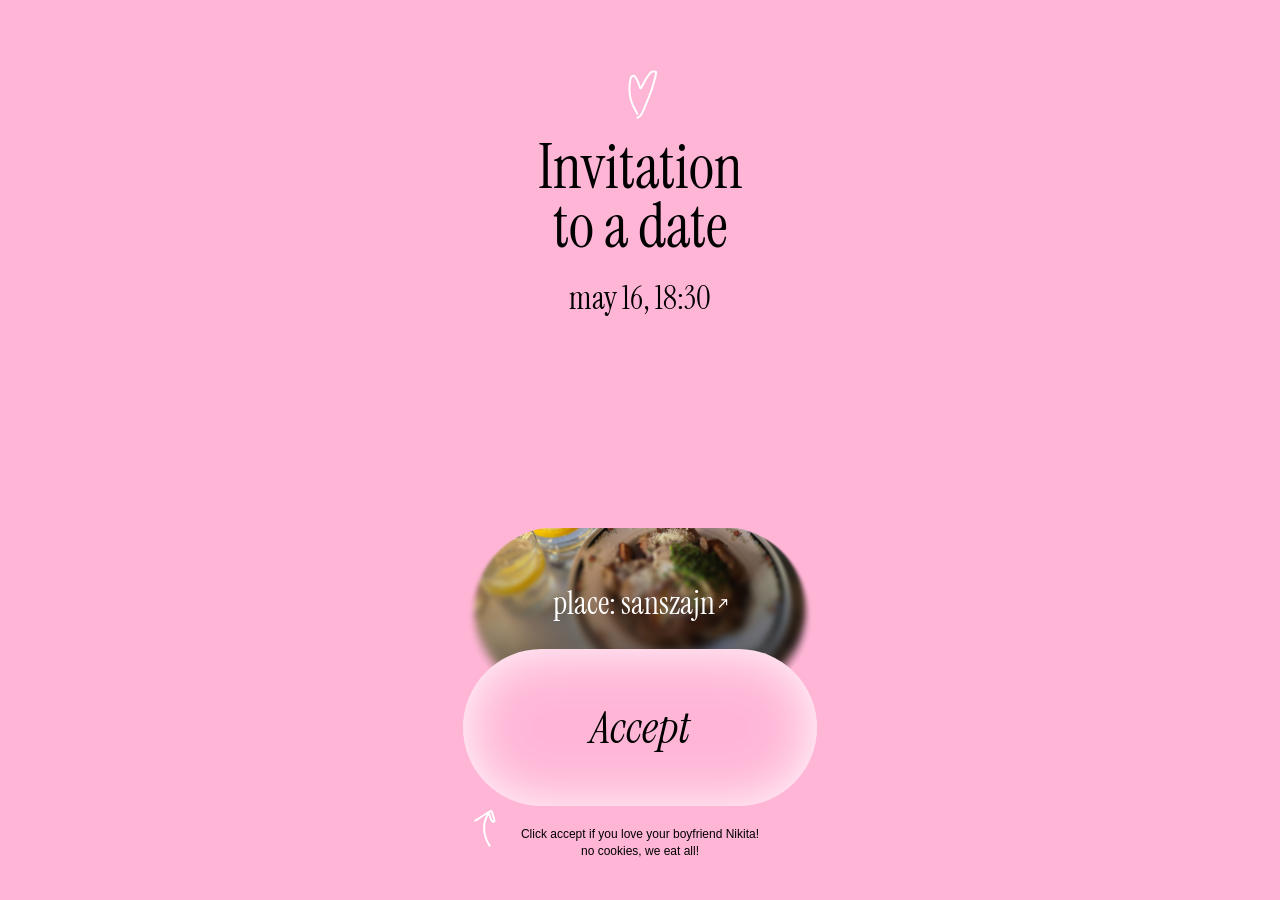
<file: index.html>
<!DOCTYPE html>
<html lang="en">
  <head>
    <meta charset="utf-8" />
    <meta name="viewport" content="width=device-width, initial-scale=1" />
    <title>Invitation to a date</title>
    <link rel="preload" href="fonts/InstrumentSerif-Regular.ttf" as="font" type="font/ttf" crossorigin />
    <link rel="preload" href="fonts/InstrumentSerif-Italic.ttf" as="font" type="font/ttf" crossorigin />
    <link rel="stylesheet" href="styles.css" />
    <!-- Preload heavy assets for this page -->
    <link rel="preload" href="assets/btn-restaurant-bg.png" as="image" />
    <!-- Prefetch next page and its resources -->
    <link rel="prefetch" href="success.html" as="document" />
    <link rel="prefetch" href="success.css" />
    <link rel="prefetch" href="btn-telegram-bg.png" />
    <link rel="prefetch" href="assets/pattern.svg" />
    <link rel="prefetch" href="assets/icon-success.svg" />
    <link rel="prefetch" href="assets/avatar.png" />
  </head>
  <body>
    <!-- SCREEN 1: Main -->
    <section class="screen screen-main" id="screen-main">
      <div class="shell">

        <!-- Header -->
        <div class="header">
          <img
            class="icon-heart"
            src="assets/icon-heart.svg"
            alt=""
            width="43"
            height="52"
          />
          <div class="header-text">
            <h1 class="title">Invitation<br>to a date</h1>
            <p class="time">may 16, 18:30</p>
          </div>
        </div>

        <!-- Footer -->
        <div class="footer">

          <!-- Button group (restaurant + accept overlap) -->
          <div class="btn-group">
            <!-- Restaurant pill -->
            <a
              class="btn-restaurant"
              href="https://www.instagram.com/sanszajn_poznan/"
              target="_blank"
              rel="noopener noreferrer"
            >
              <img
                class="btn-restaurant__bg"
                src="assets/btn-restaurant-bg.png"
                alt="Sanszajn restaurant"
              />
              <span class="btn-restaurant__label">
                place: sanszajn
                <img
                  class="btn-restaurant__icon"
                  src="assets/icon-link.svg"
                  alt=""
                  width="9"
                  height="9"
                />
              </span>
            </a>

            <!-- Accept pill -->
            <a class="btn-accept" id="btn-accept" href="success.html">
              <span>Accept</span>
            </a>
          </div>

          <!-- Hint text -->
          <p class="hint">
            Click accept if you love your boyfriend Nikita!<br>
            no cookies, we eat all!
          </p>

          <!-- Arrow -->
          <img
            class="icon-arrow"
            src="assets/icon-arrow.svg"
            alt=""
            width="33"
            height="42"
          />
        </div>

      </div>
    </section>

    <!-- SCREEN 2: Loader -->
    <section class="screen screen-loader" id="screen-loader" hidden>
      <div class="loader-box">
        <div class="loader-hearts">
          <img class="lh" src="heart-outline.svg" alt="" width="43" height="52">
          <img class="lh" src="heart-outline.svg" alt="" width="43" height="52">
          <img class="lh" src="heart-filled.svg" alt="" width="43" height="52">
          <img class="lh" src="heart-outline.svg" alt="" width="43" height="52">
          <img class="lh" src="heart-outline.svg" alt="" width="43" height="52">
        </div>
        <p class="loader-text">loading</p>
      </div>
    </section>

    <script src="script.js"></script>
  </body>
</html>
</file>
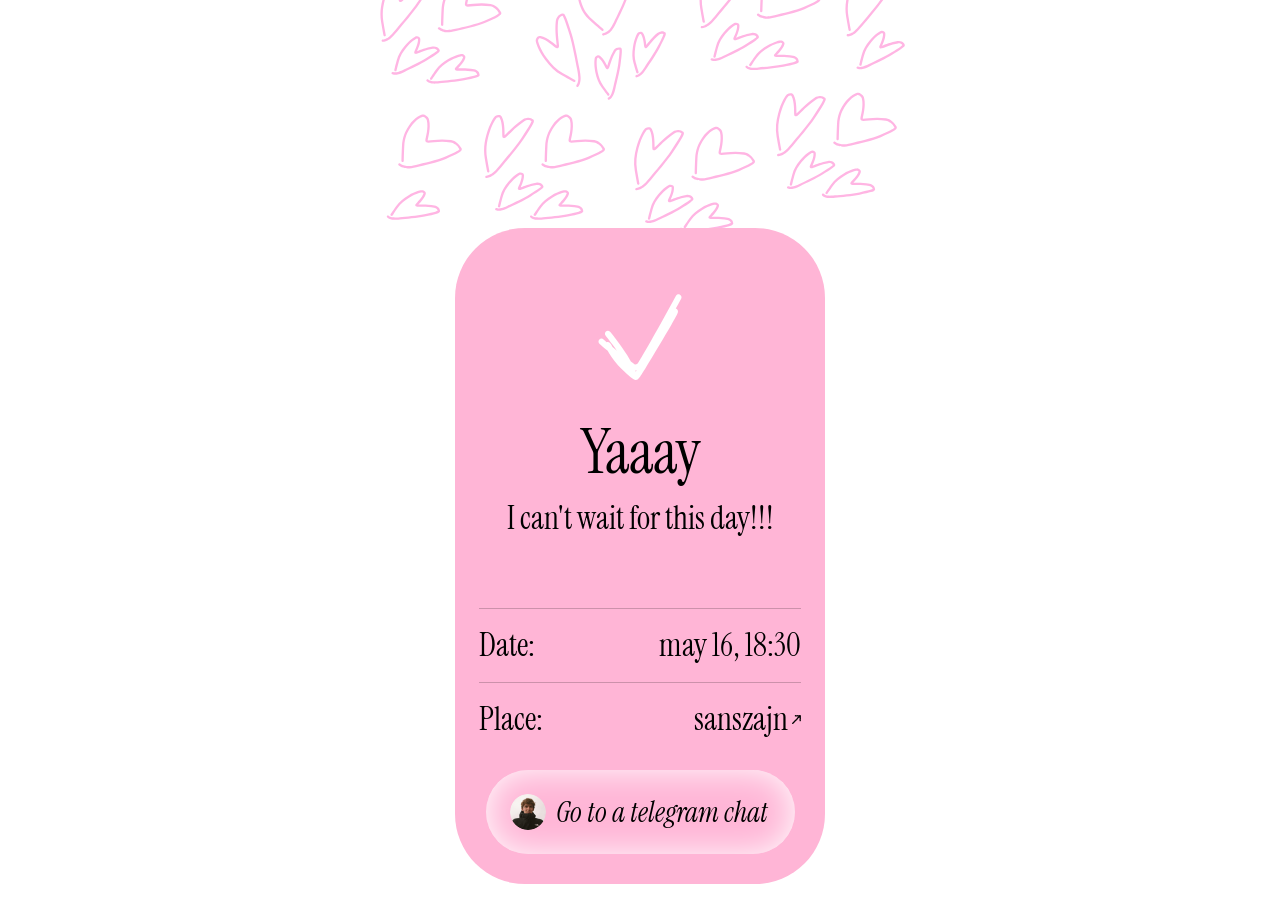
<file: success.html>
<!DOCTYPE html>
<html lang="en">
  <head>
    <meta charset="utf-8" />
    <meta name="viewport" content="width=device-width, initial-scale=1" />
    <title>Yaaay!</title>
    <link rel="preload" href="fonts/InstrumentSerif-Regular.ttf" as="font" type="font/ttf" crossorigin />
    <link rel="preload" href="fonts/InstrumentSerif-Italic.ttf" as="font" type="font/ttf" crossorigin />
    <link rel="stylesheet" href="success.css" />
  </head>
  <body>
    <div class="page">

      <!-- Pattern (hearts, top) -->
      <img
        class="pattern"
        src="assets/pattern.svg"
        alt=""
      />

      <!-- Card -->
      <div class="card">

        <!-- Header -->
        <div class="card-header">
          <img
            class="icon-success"
            src="assets/icon-success.svg"
            alt=""
            width="92"
            height="86"
          />
          <div class="card-header-text">
            <p class="title">Yaaay</p>
            <p class="subtitle">I can't wait for this day!!!</p>
          </div>
        </div>

        <!-- Footer -->
        <div class="card-footer">

          <!-- Table -->
          <div class="table">
            <div class="divider"></div>
            <div class="table-row">
              <span>Date:</span>
              <span>may 16, 18:30</span>
            </div>
            <div class="divider"></div>
            <div class="table-row">
              <span>Place:</span>
              <a class="place-value" href="https://www.instagram.com/sanszajn_poznan/" target="_blank" rel="noopener noreferrer">
                sanszajn
                <img
                  src="assets/icon-arrow-small.svg"
                  alt=""
                  width="9"
                  height="9"
                />
              </a>
            </div>
          </div>

          <!-- Telegram button -->
          <a
            class="btn-telegram"
            href="https://t.me/bbborshchov"
            target="_blank"
            rel="noopener noreferrer"
          >
            <img
              class="btn-telegram__avatar"
              src="assets/avatar.png"
              alt=""
              width="36"
              height="36"
            />
            <span>Go to a telegram chat</span>
          </a>

        </div>
      </div>

    </div>
    <script>
      document.fonts.ready.then(function () {
        document.querySelector(".page").classList.add("ready");
      });
    </script>
  </body>
</html>
</file>
<file: styles.css>
@font-face {
  font-family: "Instrument Serif";
  src: url("fonts/InstrumentSerif-Regular.ttf") format("truetype");
  font-weight: 400;
  font-style: normal;
  font-display: block;
}

@font-face {
  font-family: "Instrument Serif";
  src: url("fonts/InstrumentSerif-Italic.ttf") format("truetype");
  font-weight: 400;
  font-style: italic;
  font-display: block;
}

*, *::before, *::after { box-sizing: border-box; }
[hidden] { display: none !important; }

/* ─── View Transitions (cross-page fade) ─── */
@view-transition {
  navigation: auto;
}

::view-transition-old(root) {
  animation: vt-fade-out 0.18s ease forwards;
}

::view-transition-new(root) {
  animation: vt-fade-in 0.25s ease forwards;
}

@keyframes vt-fade-out {
  to { opacity: 0; }
}

@keyframes vt-fade-in {
  from { opacity: 0; }
}

html, body {
  margin: 0;
  height: 100%;
  background: #ffb5d6;
  -webkit-font-smoothing: antialiased;
}

/* ─── Screens ─── */
.screen {
  min-height: 100dvh;
  background: #ffb5d6;
}

/* ─── Main screen ─── */
.screen-main {
  display: flex;
  justify-content: center;
}

.shell {
  width: 100%;
  max-width: 402px;
  min-height: 100dvh;
  padding: clamp(55px, 7.5dvh, 82px) 24px 40px;
  display: flex;
  flex-direction: column;
  gap: clamp(60px, 9dvh, 87px);
}

/* Header */
.header {
  display: flex;
  flex-direction: column;
  align-items: center;
  gap: 18px;
}

.icon-heart {
  display: block;
}

.header-text {
  display: flex;
  flex-direction: column;
  align-items: center;
  gap: 18px;
  width: 100%;
}

.title {
  margin: 0;
  font-family: "Instrument Serif", serif;
  font-weight: 400;
  font-style: normal;
  font-size: 61px;
  line-height: 59px;
  text-align: center;
  color: #000;
}

.time {
  margin: 0;
  font-family: "Instrument Serif", serif;
  font-weight: 400;
  font-style: normal;
  font-size: 32px;
  line-height: 49px;
  text-align: center;
  color: #000;
}

/* Footer */
.footer {
  position: relative;
  display: flex;
  flex-direction: column;
  align-items: center;
  gap: 20px;
  width: 100%;
  margin-top: auto;
}

/* Button group — restaurant + accept overlap */
.btn-group {
  position: relative;
  width: 100%;
  height: 278px; /* 120.62 + 157 */
  flex-shrink: 0;
}

/* Restaurant pill */
.btn-restaurant {
  position: absolute;
  top: 0;
  left: 0;
  width: 100%;
  height: 162px;
  border-radius: 81px;
  overflow: hidden;
  display: block;
  text-decoration: none;
  color: #fff;
  transition: transform 0.15s ease;
}

.btn-restaurant:hover {
  transform: scale(0.96);
}

.btn-restaurant:active {
  transform: scale(0.92);
}

.btn-restaurant__bg {
  position: absolute;
  inset: 0;
  width: 100%;
  height: 100%;
  object-fit: cover;
  display: block;
}

.btn-restaurant__label {
  position: absolute;
  top: 51px;
  left: 50%;
  transform: translateX(-50%);
  white-space: nowrap;
  display: inline-flex;
  align-items: center;
  gap: 4px;
  font-family: "Instrument Serif", serif;
  font-size: 32px;
  line-height: 49px;
  color: #fff;
}

.btn-restaurant__icon {
  display: inline-block;
  flex-shrink: 0;
}

/* Accept pill */
.btn-accept {
  position: absolute;
  top: 121px;
  left: 0;
  width: 100%;
  height: 157px;
  border-radius: 78.5px;
  border: none;
  cursor: pointer;
  background: url("btn-accept-bg.png") center / cover no-repeat;
  box-shadow: none;
  display: flex;
  align-items: center;
  justify-content: center;
  text-decoration: none;
  font-family: "Instrument Serif", serif;
  font-style: italic;
  font-weight: 400;
  font-size: 45px;
  line-height: 49px;
  color: #000000;
  text-align: center;
  transition: transform 0.15s ease;
}

.btn-accept:hover {
  box-shadow: none;
  transform: scale(0.96);
}

.btn-accept:active {
  transform: scale(0.92);
}

/* Hint text */
.hint {
  margin: 0;
  font-family: "Inter", sans-serif;
  font-size: 12px;
  line-height: 1.4;
  text-align: center;
  color: #000;
}

/* Arrow */
.icon-arrow {
  position: absolute;
  bottom: 10px;
  left: 7px;
  display: block;
  pointer-events: none;
}

/* ─── Loader screen ─── */
.screen-loader {
  min-height: 100dvh;
  background: #ffb5d6;
  display: flex;
  align-items: center;
  justify-content: center;
}

.loader-box {
  display: flex;
  flex-direction: column;
  align-items: center;
  gap: 22px;
}

.loader-hearts {
  display: flex;
  align-items: flex-start;
}

.lh {
  display: block;
  width: 43px;
  height: 52px;
  animation: pulse 0.9s ease-in-out infinite alternate;
}

.lh:nth-child(1) { animation-delay: 0s; }
.lh:nth-child(2) { animation-delay: 0.15s; }
.lh:nth-child(3) { animation-delay: 0.3s; }
.lh:nth-child(4) { animation-delay: 0.45s; }
.lh:nth-child(5) { animation-delay: 0.6s; }

@keyframes pulse {
  from { opacity: 0.3; transform: scaleY(0.85); }
  to   { opacity: 1;   transform: scaleY(1); }
}

.loader-text {
  margin: 0;
  font-family: "Instrument Serif", serif;
  font-size: 41px;
  line-height: 1;
  color: #000;
}

/* ─── Success screen ─── */
.screen-success {
  display: flex;
  align-items: flex-start;
  justify-content: center;
  padding: 179px 16px 16px;
  background: #fff;
}

.success-card {
  width: 100%;
  max-width: 370px;
  border-radius: 70px;
  background: #ffb5d6;
  padding: 66px 24px 30px;
  display: flex;
  flex-direction: column;
  gap: 80px;
}

.success-top {
  display: flex;
  flex-direction: column;
  align-items: center;
  gap: 43px;
}

.success-text {
  display: flex;
  flex-direction: column;
  align-items: center;
  gap: 12px;
}

.success-bottom {
  display: flex;
  flex-direction: column;
  gap: 26px;
}

.table {
  display: flex;
  flex-direction: column;
  gap: 12px;
}

.divider {
  height: 1px;
  background: rgba(0,0,0,0.2);
}

.table-row {
  display: flex;
  justify-content: space-between;
  align-items: center;
  font-family: "Instrument Serif", serif;
  font-size: 32px;
  line-height: 49px;
  color: #000;
}


@media (prefers-reduced-motion: reduce) {
  .lh { animation: none; opacity: 1; transform: none; }
  .btn-accept, .btn-telegram { transition: none; }
}
</file>
<file: success.css>
@font-face {
  font-family: "Instrument Serif";
  src: url("fonts/InstrumentSerif-Regular.ttf") format("truetype");
  font-weight: 400;
  font-style: normal;
  font-display: block;
}

@font-face {
  font-family: "Instrument Serif";
  src: url("fonts/InstrumentSerif-Italic.ttf") format("truetype");
  font-weight: 400;
  font-style: italic;
  font-display: block;
}

*, *::before, *::after { box-sizing: border-box; }

/* ─── View Transitions (cross-page fade) ─── */
@view-transition {
  navigation: auto;
}

::view-transition-old(root) {
  animation: vt-fade-out 0.18s ease forwards;
}

::view-transition-new(root) {
  animation: vt-fade-in 0.25s ease forwards;
}

@keyframes vt-fade-out {
  to { opacity: 0; }
}

@keyframes vt-fade-in {
  from { opacity: 0; }
}

html, body {
  margin: 0;
  background: #fff;
  -webkit-font-smoothing: antialiased;
}

.page {
  position: fixed;
  inset: 0;
  display: flex;
  flex-direction: column;
  align-items: center;
  justify-content: flex-end;
  padding: 0 16px 16px;
  background: #fff;
  overflow: hidden;
  opacity: 0;
  transition: opacity 0.2s ease;
}

.page.ready {
  opacity: 1;
}

/* Pattern — hearts at top */
.pattern {
  position: absolute;
  top: -23px;
  left: 0;
  right: 0;
  margin: 0 auto;
  width: 600px;
  max-width: 100%;
  height: 260px;
  object-fit: cover;
  pointer-events: none;
}

/* Card */
.card {
  position: relative;
  z-index: 1;
  width: 100%;
  max-width: 370px;
  border-radius: 70px;
  background: #ffb5d6;
  padding: 66px 24px 30px;
  display: flex;
  flex-direction: column;
  gap: 65px;
}

/* Card header */
.card-header {
  display: flex;
  flex-direction: column;
  align-items: center;
  gap: 43px;
}

.icon-success {
  display: block;
}

.card-header-text {
  display: flex;
  flex-direction: column;
  align-items: center;
  gap: 12px;
  width: 100%;
  text-align: center;
}

.title {
  margin: 0;
  font-family: "Instrument Serif", serif;
  font-weight: 400;
  font-style: normal;
  font-size: 61px;
  line-height: 59px;
  color: #000;
}

.subtitle {
  margin: 0;
  font-family: "Instrument Serif", serif;
  font-weight: 400;
  font-style: normal;
  font-size: 32px;
  line-height: 49px;
  color: #000;
}

/* Card footer */
.card-footer {
  display: flex;
  flex-direction: column;
  align-items: center;
  gap: 26px;
  width: 100%;
}

/* Table */
.table {
  display: flex;
  flex-direction: column;
  gap: 12px;
  width: 100%;
}

.divider {
  height: 1px;
  background: rgba(0, 0, 0, 0.2);
  width: 100%;
}

.table-row {
  display: flex;
  justify-content: space-between;
  align-items: center;
  font-family: "Instrument Serif", serif;
  font-size: 32px;
  line-height: 49px;
  color: #000;
}

.place-value {
  display: inline-flex;
  align-items: center;
  gap: 4px;
  color: inherit;
  text-decoration: none;
}

/* Telegram button */
.btn-telegram {
  display: flex;
  align-items: center;
  gap: 10px;
  width: 309px;
  height: 84px;
  padding: 17px 17px 17px 24px;
  border-radius: 78.5px;
  background: url("btn-telegram-bg.png") center / cover no-repeat;
  text-decoration: none;
  color: #000;
  font-family: "Instrument Serif", serif;
  font-style: italic;
  font-size: 28px;
  line-height: 49px;
  transition: transform 0.15s ease;
}

.btn-telegram__avatar {
  border-radius: 50%;
  flex-shrink: 0;
  object-fit: cover;
}

.btn-telegram:hover {
  transform: scale(0.96);
}

.btn-telegram:active {
  transform: scale(0.92);
}

@media (prefers-reduced-motion: reduce) {
  .btn-telegram { transition: none; }
}
</file>
